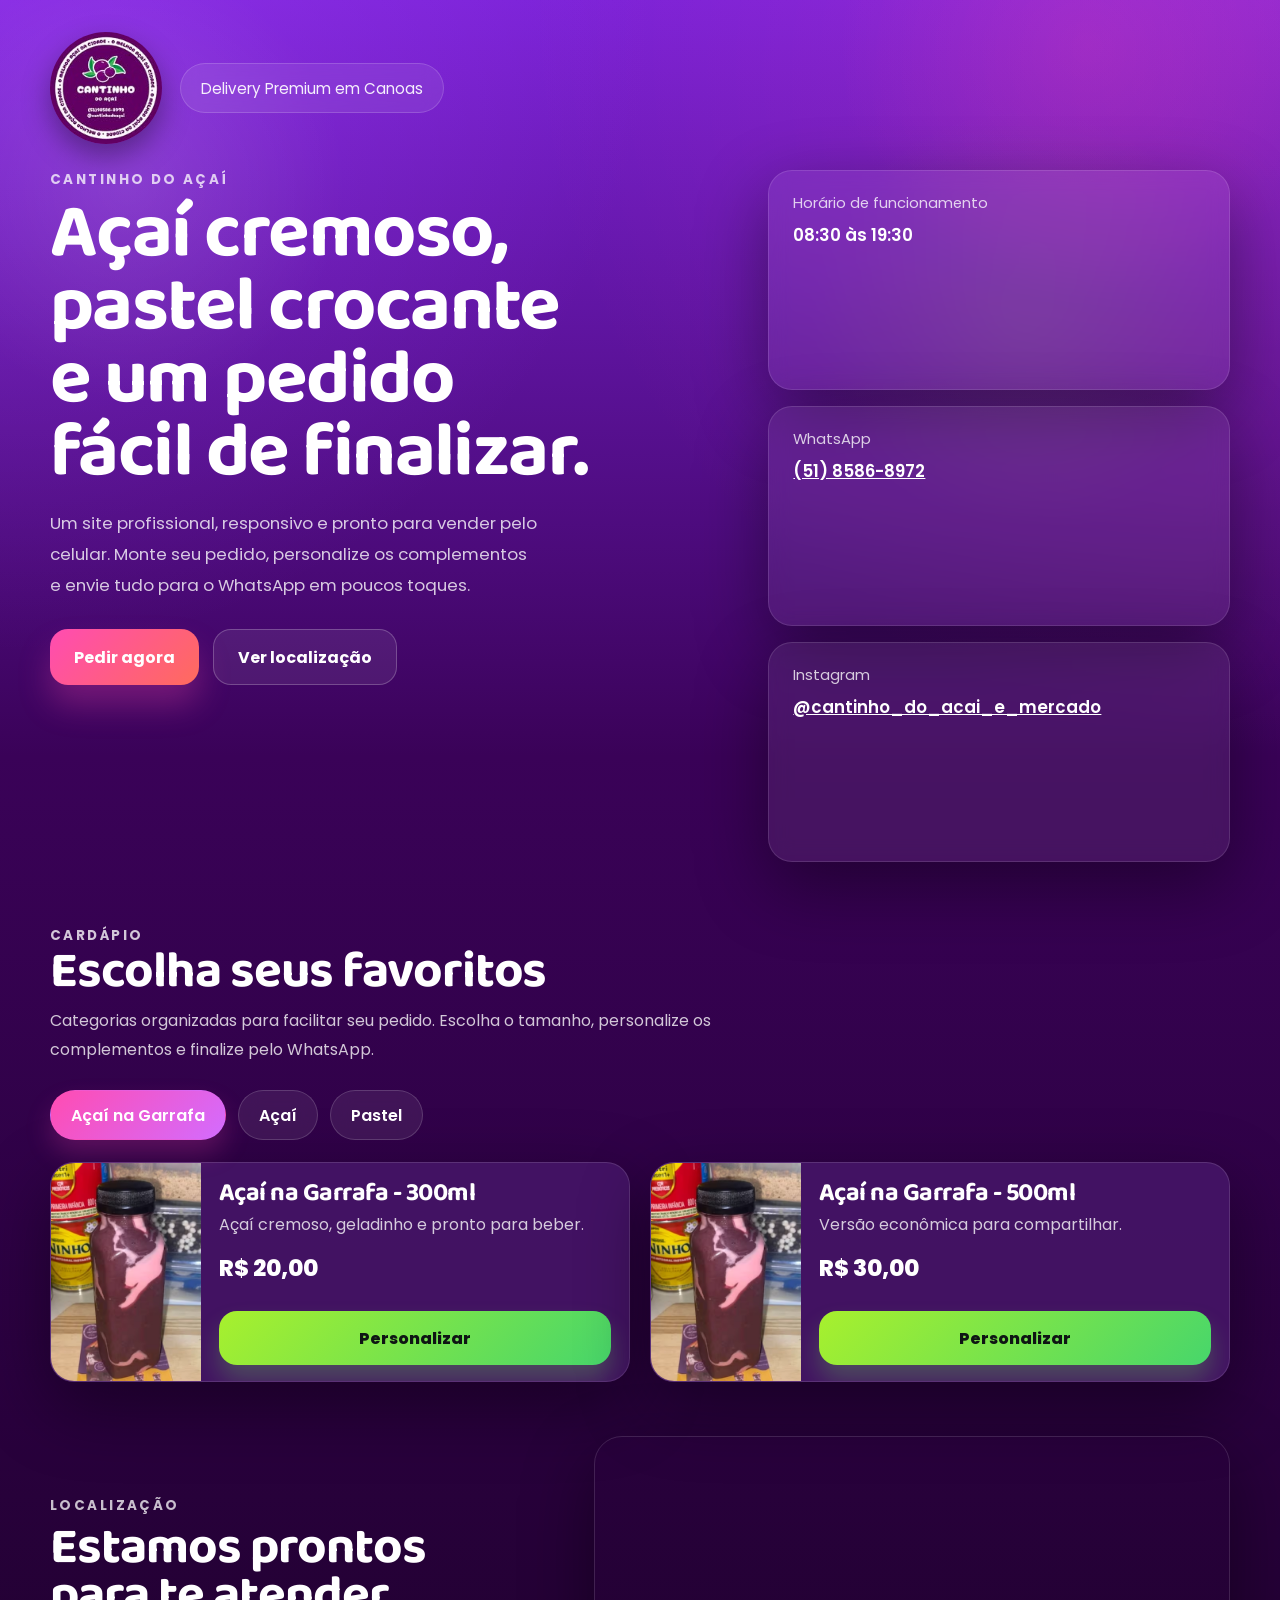
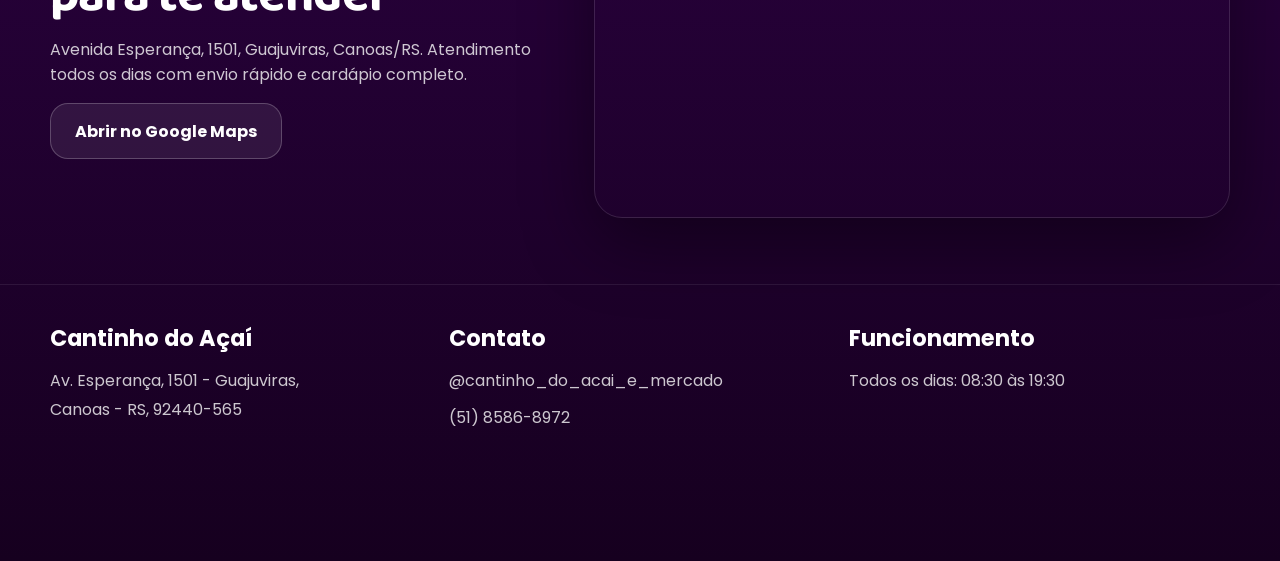
<file: index.html>
<!DOCTYPE html>
<html lang="pt-BR">
  <head>
    <meta charset="UTF-8" />
    <meta name="viewport" content="width=device-width, initial-scale=1.0" />
    <title>Cantinho do Açaí | Delivery Premium</title>
    <meta
      name="description"
      content="Cantinho do Açaí - pedido online de açaí e pastel com visual profissional, cardápio interativo, carrinho e envio direto para WhatsApp."
    />
    <link rel="preconnect" href="https://fonts.googleapis.com" />
    <link rel="preconnect" href="https://fonts.gstatic.com" crossorigin />
    <link
      href="https://fonts.googleapis.com/css2?family=Baloo+2:wght@600;700;800&family=Poppins:wght@300;400;500;600;700;800&display=swap"
      rel="stylesheet"
    />
    <link rel="stylesheet" href="styles.css" />
  </head>
  <body>
    <div class="site-shell">
      <header class="hero">
        <div class="hero__glow"></div>
        <div class="hero__content container">
          <div class="hero__top">
            <img src="logo.png" alt="Logo Cantinho do Açaí" class="hero__logo" />
            <span class="hero__badge">Delivery Premium em Canoas</span>
          </div>

          <div class="hero__grid">
            <div class="hero__copy">
              <p class="eyebrow">Cantinho do Açaí</p>
              <h1>Açaí cremoso, pastel crocante e um pedido fácil de finalizar.</h1>
              <p class="hero__text">
                Um site profissional, responsivo e pronto para vender pelo celular. Monte seu pedido,
                personalize os complementos e envie tudo para o WhatsApp em poucos toques.
              </p>

              <div class="hero__actions">
                <a href="#cardapio" class="btn btn--primary">Pedir agora</a>
                <a href="#localizacao" class="btn btn--ghost">Ver localização</a>
              </div>
            </div>

            <aside class="hero__info">
              <article class="info-card">
                <span class="info-card__label">Horário de funcionamento</span>
                <strong>08:30 às 19:30</strong>
              </article>
              <article class="info-card">
                <span class="info-card__label">WhatsApp</span>
                <a href="https://wa.me/555185868972" target="_blank" rel="noreferrer">(51) 8586-8972</a>
              </article>
              <article class="info-card">
                <span class="info-card__label">Instagram</span>
                <a href="https://instagram.com/cantinho_do_acai_e_mercado" target="_blank" rel="noreferrer">@cantinho_do_acai_e_mercado</a>
              </article>
            </aside>
          </div>
        </div>
      </header>

      <main>
        <section class="section section--menu" id="cardapio">
          <div class="container">
            <div class="section__heading">
              <p class="eyebrow">Cardápio</p>
              <h2>Escolha seus favoritos</h2>
              <p>
                Categorias organizadas para facilitar seu pedido. Escolha o tamanho, personalize os
                complementos e finalize pelo WhatsApp.
              </p>
            </div>

            <div class="tabs" id="tabs"></div>
            <div class="products-grid" id="products"></div>
          </div>
        </section>

        <section class="section" id="localizacao">
          <div class="container location-grid">
            <div>
              <p class="eyebrow">Localização</p>
              <h2>Estamos prontos para te atender</h2>
              <p class="location-copy">
                Avenida Esperança, 1501, Guajuviras, Canoas/RS. Atendimento todos os dias com envio
                rápido e cardápio completo.
              </p>
              <div class="location-actions">
                <a
                  class="btn btn--ghost"
                  href="https://www.google.com/maps/search/?api=1&query=Avenida+Esperan%C3%A7a,+1501,+Guajuviras,+Canoas,+RS"
                  target="_blank"
                  rel="noreferrer"
                >
                  Abrir no Google Maps
                </a>
              </div>
            </div>
            <div class="map-card">
              <iframe
                title="Mapa Cantinho do Açaí"
                loading="lazy"
                allowfullscreen
                referrerpolicy="no-referrer-when-downgrade"
                src="https://www.google.com/maps?q=Avenida%20Esperan%C3%A7a%2C%201501%2C%20Guajuviras%2C%20Canoas%2C%20RS&output=embed"
              ></iframe>
            </div>
          </div>
        </section>
      </main>

      <footer class="footer">
        <div class="container footer__grid">
          <div>
            <h3>Cantinho do Açaí</h3>
            <p>Av. Esperança, 1501 - Guajuviras, Canoas - RS, 92440-565</p>
          </div>
          <div>
            <h4>Contato</h4>
            <p>@cantinho_do_acai_e_mercado</p>
            <p>(51) 8586-8972</p>
          </div>
          <div>
            <h4>Funcionamento</h4>
            <p>Todos os dias: <span class="js-store-hours">08:30 às 19:30</span></p>
          </div>
        </div>
      </footer>
    </div>

    <div class="drawer" id="customizerDrawer" aria-hidden="true">
      <div class="drawer__backdrop" data-close-drawer></div>
      <div class="drawer__panel">
        <button class="drawer__close" type="button" data-close-drawer aria-label="Fechar modal">×</button>
        <div id="customizerContent"></div>
      </div>
    </div>

    <div class="drawer" id="checkoutDrawer" aria-hidden="true">
      <div class="drawer__backdrop" data-close-checkout></div>
      <div class="drawer__panel drawer__panel--checkout">
        <button class="drawer__close" type="button" data-close-checkout aria-label="Fechar checkout">×</button>
        <div class="checkout-layout">
          <div>
            <div class="drawer__header">
              <p class="eyebrow">Finalizar pedido</p>
              <h2>Enviar para WhatsApp</h2>
            </div>

            <form id="checkoutForm" class="checkout-form">
              <div class="field-grid field-grid--2">
                <label class="field">
                  <span>Nome do cliente*</span>
                  <input type="text" name="nome" required />
                </label>
                <label class="field">
                  <span>Telefone*</span>
                  <input type="tel" name="telefone" required />
                </label>
              </div>

              <div class="field-grid field-grid--2">
                <label class="field field--full">
                  <span>Endereço completo*</span>
                  <input type="text" name="endereco" required />
                </label>
                <label class="field">
                  <span>Número*</span>
                  <input type="text" name="numero" required />
                </label>
              </div>

              <div class="field-grid field-grid--3">
                <label class="field">
                  <span>Complemento</span>
                  <input type="text" name="complemento" />
                </label>
                <label class="field">
                  <span>Bairro*</span>
                  <input type="text" name="bairro" required />
                </label>
                <label class="field">
                  <span>Referência</span>
                  <input type="text" name="referencia" />
                </label>
              </div>

              <div class="field-grid field-grid--2">
                <label class="field">
                  <span>Forma de pagamento*</span>
                  <select name="pagamento" required>
                    <option value="">Selecione</option>
                    <option>Pix</option>
                    <option>Dinheiro</option>
                    <option>Cartão na entrega</option>
                    <option>Cartão online</option>
                  </select>
                </label>
                <label class="field">
                  <span>Troco para</span>
                  <input type="text" name="troco" placeholder="Ex: 50,00" />
                </label>
              </div>

              <label class="field">
                <span>Observações do pedido</span>
                <textarea name="observacoes" rows="4"></textarea>
              </label>
            </form>
          </div>

          <aside class="checkout-summary" id="checkoutSummary"></aside>
        </div>

        <div class="drawer__footer checkout-footer">
          <button class="btn btn--ghost" type="button" data-close-checkout>Voltar</button>
          <button class="btn btn--primary" type="submit" form="checkoutForm">Enviar para WhatsApp</button>
        </div>
      </div>
    </div>

    <div class="cart-bar" id="cartBar" hidden>
      <button class="cart-bar__button" type="button" id="openCheckoutBtn">
        <div>
          <span class="cart-bar__label">Seu carrinho</span>
          <strong id="cartBarText">0 item · R$ 0,00</strong>
        </div>
        <span class="cart-bar__cta">Finalizar</span>
      </button>
    </div>

    <div class="toast" id="toast"></div>

    <script src="script.js"></script>
  </body>
</html>
</file>
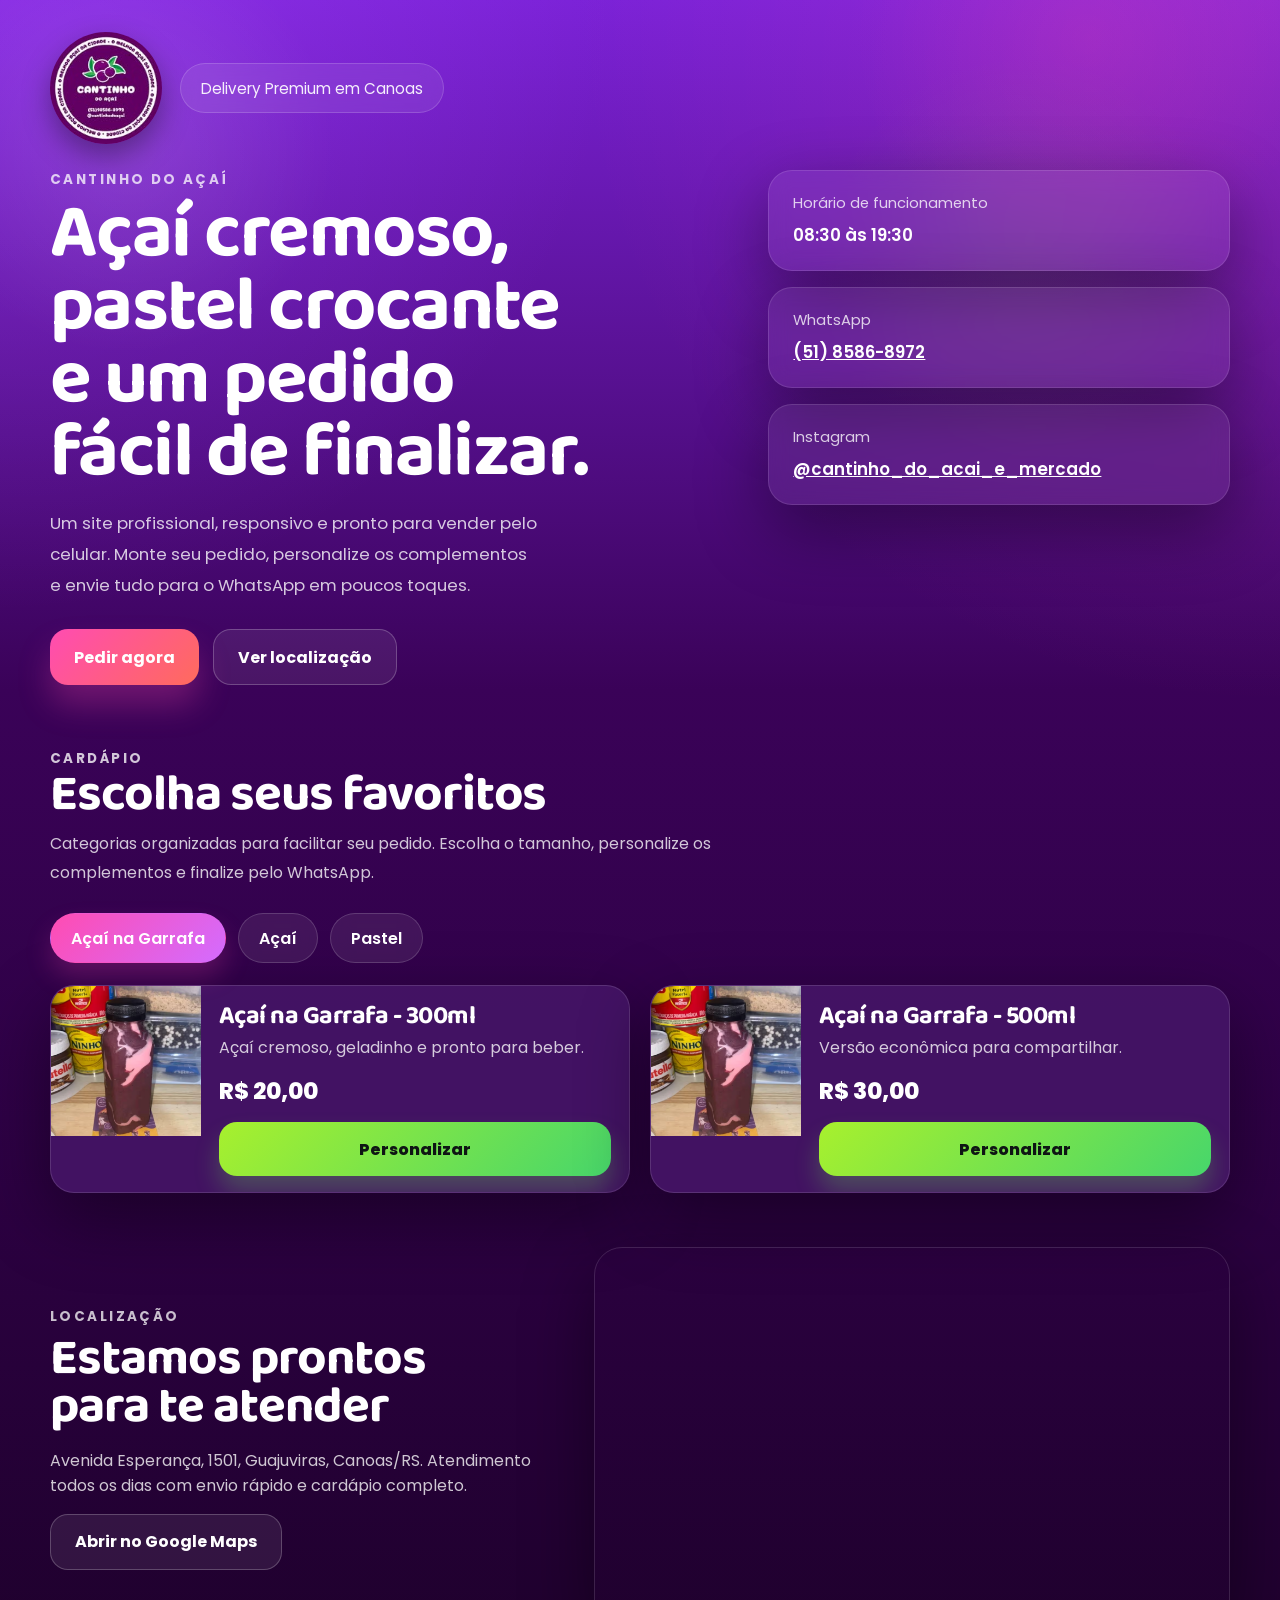
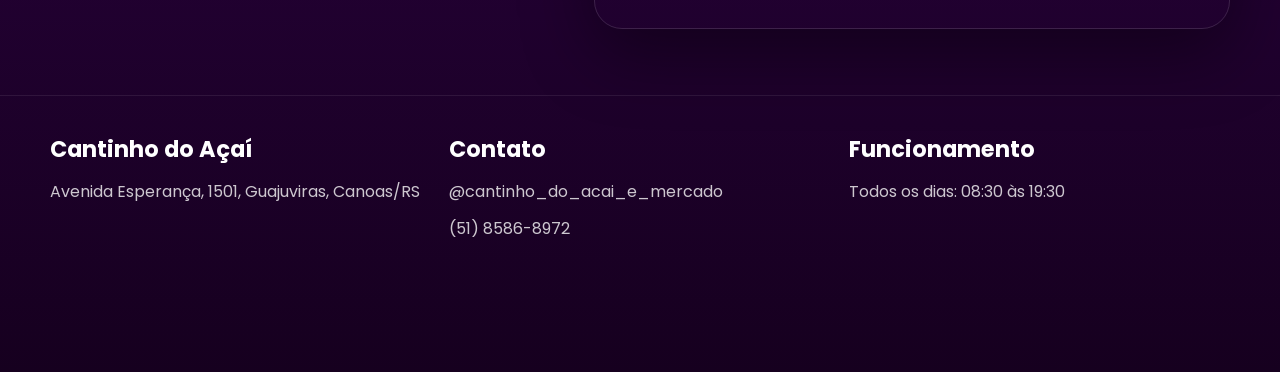
<file: cantinho-do-acai-html/index.html>
<!DOCTYPE html>
<html lang="pt-BR">
  <head>
    <meta charset="UTF-8" />
    <meta name="viewport" content="width=device-width, initial-scale=1.0" />
    <title>Cantinho do Açaí | Delivery Premium</title>
    <meta
      name="description"
      content="Cantinho do Açaí - pedido online de açaí e pastel com visual profissional, cardápio interativo, carrinho e envio direto para WhatsApp."
    />
    <link rel="preconnect" href="https://fonts.googleapis.com" />
    <link rel="preconnect" href="https://fonts.gstatic.com" crossorigin />
    <link
      href="https://fonts.googleapis.com/css2?family=Baloo+2:wght@600;700;800&family=Poppins:wght@300;400;500;600;700;800&display=swap"
      rel="stylesheet"
    />
    <link rel="stylesheet" href="styles.css" />
  </head>
  <body>
    <div class="site-shell">
      <header class="hero">
        <div class="hero__glow"></div>
        <div class="hero__content container">
          <div class="hero__top">
            <img src="logo.png" alt="Logo Cantinho do Açaí" class="hero__logo" />
            <span class="hero__badge">Delivery Premium em Canoas</span>
          </div>

          <div class="hero__grid">
            <div class="hero__copy">
              <p class="eyebrow">Cantinho do Açaí</p>
              <h1>Açaí cremoso, pastel crocante e um pedido fácil de finalizar.</h1>
              <p class="hero__text">
                Um site profissional, responsivo e pronto para vender pelo celular. Monte seu pedido,
                personalize os complementos e envie tudo para o WhatsApp em poucos toques.
              </p>

              <div class="hero__actions">
                <a href="#cardapio" class="btn btn--primary">Pedir agora</a>
                <a href="#localizacao" class="btn btn--ghost">Ver localização</a>
              </div>
            </div>

            <aside class="hero__info">
              <article class="info-card">
                <span class="info-card__label">Horário de funcionamento</span>
                <strong class="js-store-hours">08:30 às 19:30</strong>
              </article>
              <article class="info-card">
                <span class="info-card__label">WhatsApp</span>
                <a href="https://wa.me/555185868972" target="_blank" rel="noreferrer">(51) 8586-8972</a>
              </article>
              <article class="info-card">
                <span class="info-card__label">Instagram</span>
                <a href="https://instagram.com/cantinho_do_acai_e_mercado" target="_blank" rel="noreferrer">@cantinho_do_acai_e_mercado</a>
              </article>
            </aside>
          </div>
        </div>
      </header>

      <main>
        <section class="section section--menu" id="cardapio">
          <div class="container">
            <div class="section__heading">
              <p class="eyebrow">Cardápio</p>
              <h2>Escolha seus favoritos</h2>
              <p>
                Categorias organizadas para facilitar seu pedido. Escolha o tamanho, personalize os
                complementos e finalize pelo WhatsApp.
              </p>
            </div>

            <div class="tabs" id="tabs"></div>
            <div class="products-grid" id="products"></div>
          </div>
        </section>

        <section class="section" id="localizacao">
          <div class="container location-grid">
            <div>
              <p class="eyebrow">Localização</p>
              <h2>Estamos prontos para te atender</h2>
              <p class="location-copy">
                Avenida Esperança, 1501, Guajuviras, Canoas/RS. Atendimento todos os dias com envio
                rápido e cardápio completo.
              </p>
              <div class="location-actions">
                <a
                  class="btn btn--ghost"
                  href="https://www.google.com/maps/search/?api=1&query=Avenida+Esperan%C3%A7a,+1501,+Guajuviras,+Canoas,+RS"
                  target="_blank"
                  rel="noreferrer"
                >
                  Abrir no Google Maps
                </a>
              </div>
            </div>
            <div class="map-card">
              <iframe
                title="Mapa Cantinho do Açaí"
                loading="lazy"
                allowfullscreen
                referrerpolicy="no-referrer-when-downgrade"
                src="https://www.google.com/maps?q=Avenida%20Esperan%C3%A7a%2C%201501%2C%20Guajuviras%2C%20Canoas%2C%20RS&output=embed"
              ></iframe>
            </div>
          </div>
        </section>
      </main>

      <footer class="footer">
        <div class="container footer__grid">
          <div>
            <h3>Cantinho do Açaí</h3>
            <p>Avenida Esperança, 1501, Guajuviras, Canoas/RS</p>
          </div>
          <div>
            <h4>Contato</h4>
            <p>@cantinho_do_acai_e_mercado</p>
            <p>(51) 8586-8972</p>
          </div>
          <div>
            <h4>Funcionamento</h4>
            <p>Todos os dias: <span class="js-store-hours">08:30 às 19:30</span></p>
          </div>
        </div>
      </footer>
    </div>

    <div class="drawer" id="customizerDrawer" aria-hidden="true">
      <div class="drawer__backdrop" data-close-drawer></div>
      <div class="drawer__panel">
        <button class="drawer__close" type="button" data-close-drawer aria-label="Fechar modal">×</button>
        <div id="customizerContent"></div>
      </div>
    </div>

    <div class="drawer" id="checkoutDrawer" aria-hidden="true">
      <div class="drawer__backdrop" data-close-checkout></div>
      <div class="drawer__panel drawer__panel--checkout">
        <button class="drawer__close" type="button" data-close-checkout aria-label="Fechar checkout">×</button>
        <div class="checkout-layout">
          <div>
            <div class="drawer__header">
              <p class="eyebrow">Finalizar pedido</p>
              <h2>Enviar para WhatsApp</h2>
            </div>

            <form id="checkoutForm" class="checkout-form">
              <div class="field-grid field-grid--2">
                <label class="field">
                  <span>Nome do cliente*</span>
                  <input type="text" name="nome" required />
                </label>
                <label class="field">
                  <span>Telefone*</span>
                  <input type="tel" name="telefone" required />
                </label>
              </div>

              <div class="field-grid field-grid--2">
                <label class="field field--full">
                  <span>Endereço completo*</span>
                  <input type="text" name="endereco" required />
                </label>
                <label class="field">
                  <span>Número*</span>
                  <input type="text" name="numero" required />
                </label>
              </div>

              <div class="field-grid field-grid--3">
                <label class="field">
                  <span>Complemento</span>
                  <input type="text" name="complemento" />
                </label>
                <label class="field">
                  <span>Bairro*</span>
                  <input type="text" name="bairro" required />
                </label>
                <label class="field">
                  <span>Referência</span>
                  <input type="text" name="referencia" />
                </label>
              </div>

              <div class="field-grid field-grid--2">
                <label class="field">
                  <span>Forma de pagamento*</span>
                  <select name="pagamento" required>
                    <option value="Pix" selected>Pix</option>
                  </select>
                </label>
                <div class="pix-notice">
                  <strong>Pague para este Pix</strong>
                  <span>58137537000188</span>
                </div>
              </div>

              <label class="field">
                <span>Observações do pedido</span>
                <textarea name="observacoes" rows="4"></textarea>
              </label>
            </form>
          </div>

          <aside class="checkout-summary" id="checkoutSummary"></aside>
        </div>

        <div class="drawer__footer checkout-footer">
          <button class="btn btn--ghost" type="button" data-close-checkout>Voltar</button>
          <button class="btn btn--primary" type="submit" form="checkoutForm">Enviar para WhatsApp</button>
        </div>
      </div>
    </div>

    <div class="cart-bar" id="cartBar" hidden>
      <button class="cart-bar__button" type="button" id="openCheckoutBtn">
        <div>
          <span class="cart-bar__label">Seu carrinho</span>
          <strong id="cartBarText">0 item · R$ 0,00</strong>
        </div>
        <span class="cart-bar__cta">Finalizar</span>
      </button>
    </div>

    <div class="toast" id="toast"></div>

    <script src="script.js"></script>
  </body>
</html>
</file>
<file: styles.css>
:root {
  --bg: #14001f;
  --bg-2: #220133;
  --card: rgba(118, 60, 156, 0.38);
  --card-strong: rgba(85, 39, 119, 0.92);
  --stroke: rgba(255, 255, 255, 0.14);
  --text: #ffffff;
  --muted: rgba(255, 255, 255, 0.78);
  --pink: linear-gradient(135deg, #ff4cb2 0%, #ff6b5c 100%);
  --green: linear-gradient(135deg, #a8f02d 0%, #47d66b 100%);
  --purple: linear-gradient(180deg, #8128d1 0%, #3f005f 100%);
  --shadow: 0 24px 70px rgba(0, 0, 0, 0.4);
  --radius: 24px;
  --radius-sm: 16px;
  --container: 1180px;
}

* {
  box-sizing: border-box;
}

html {
  scroll-behavior: smooth;
}

body {
  margin: 0;
  font-family: "Poppins", sans-serif;
  color: var(--text);
  background:
    radial-gradient(circle at top left, rgba(170, 74, 255, 0.35), transparent 26%),
    radial-gradient(circle at top right, rgba(255, 76, 178, 0.2), transparent 30%),
    linear-gradient(180deg, #7b22d7 0%, #3a0258 35%, #16001f 100%);
  min-height: 100vh;
}

img {
  max-width: 100%;
  display: block;
}

a {
  color: inherit;
}

button,
input,
select,
textarea {
  font: inherit;
}

button {
  border: 0;
  cursor: pointer;
}

.site-shell {
  overflow: hidden;
}

.container {
  width: min(var(--container), calc(100% - 32px));
  margin: 0 auto;
}

.hero {
  position: relative;
  padding: 32px 0 52px;
}

.hero__glow {
  position: absolute;
  inset: 0;
  background:
    radial-gradient(circle at 10% 20%, rgba(255, 255, 255, 0.11), transparent 16%),
    radial-gradient(circle at 85% 5%, rgba(255, 72, 171, 0.18), transparent 18%),
    radial-gradient(circle at 80% 35%, rgba(136, 255, 45, 0.08), transparent 18%);
  pointer-events: none;
}

.hero__content {
  position: relative;
  z-index: 1;
}

.hero__top {
  display: flex;
  align-items: center;
  gap: 18px;
  margin-bottom: 26px;
}

.hero__logo {
  width: 112px;
  height: 112px;
  object-fit: cover;
  border-radius: 999px;
  box-shadow: 0 12px 28px rgba(0, 0, 0, 0.35);
}

.hero__badge,
.tab,
.choice-chip,
.product-tag {
  display: inline-flex;
  align-items: center;
  justify-content: center;
  border: 1px solid rgba(255, 255, 255, 0.16);
  background: rgba(255, 255, 255, 0.08);
  backdrop-filter: blur(10px);
}

.hero__badge {
  min-height: 50px;
  padding: 0 20px;
  border-radius: 999px;
  font-size: 0.95rem;
  color: rgba(255, 255, 255, 0.92);
}

.hero__grid {
  display: grid;
  grid-template-columns: 1.2fr 0.8fr;
  gap: 26px;
  align-items: start;
}

.hero__copy h1,
.section h2,
.drawer__header h2,
.checkout-summary h3,
.hero__copy p,
.hero__text,
.location-copy,
.footer p,
.field span,
.summary-line,
.modal-section p,
.choice-chip,
.info-card,
.product-card p,
.checkout-summary li,
.tab,
.checkout-summary strong,
.checkout-summary span,
.cart-bar,
.footer h3,
.footer h4 {
  text-wrap: balance;
}

.eyebrow {
  margin: 0 0 8px;
  text-transform: uppercase;
  letter-spacing: 0.18em;
  font-size: 0.84rem;
  font-weight: 700;
  color: rgba(255, 255, 255, 0.75);
}

.hero__copy h1,
.section h2,
.drawer__header h2,
.checkout-summary h3,
.product-card h3,
.modal-title {
  margin: 0;
  font-family: "Baloo 2", system-ui, sans-serif;
  line-height: 0.95;
  letter-spacing: -0.02em;
}

.hero__copy h1 {
  font-size: clamp(2.9rem, 6vw, 5.5rem);
  margin-bottom: 18px;
}

.hero__text,
.section__heading p,
.location-copy,
.product-card p,
.checkout-summary p,
.info-card span,
.footer p,
.field span,
.checkout-summary li {
  color: var(--muted);
}

.hero__text {
  max-width: 720px;
  font-size: 1.05rem;
  line-height: 1.85;
  margin: 0;
}

.hero__actions,
.location-actions,
.drawer__footer,
.checkout-footer {
  display: flex;
  gap: 14px;
  flex-wrap: wrap;
}

.hero__actions {
  margin-top: 28px;
}

.btn {
  min-height: 56px;
  padding: 0 24px;
  border-radius: 18px;
  display: inline-flex;
  align-items: center;
  justify-content: center;
  gap: 10px;
  font-weight: 700;
  text-decoration: none;
  transition: transform 0.18s ease, box-shadow 0.18s ease, border-color 0.18s ease;
}

.btn:hover {
  transform: translateY(-2px);
}

.btn--primary {
  background: var(--pink);
  color: #fff;
  box-shadow: 0 20px 32px rgba(255, 77, 173, 0.28);
}

.btn--ghost {
  color: #fff;
  border: 1px solid rgba(255, 255, 255, 0.22);
  background: rgba(255, 255, 255, 0.08);
}

.hero__info {
  display: grid;
  gap: 16px;
}

.info-card {
  padding: 22px 24px;
  border-radius: var(--radius);
  background: rgba(255, 255, 255, 0.07);
  border: 1px solid rgba(255, 255, 255, 0.12);
  backdrop-filter: blur(10px);
  box-shadow: var(--shadow);
  min-height: 220px;
}

.info-card__label {
  display: block;
  font-size: 0.92rem;
  margin-bottom: 8px;
}

.info-card strong,
.info-card a {
  font-weight: 600;
  font-size: 1.05rem;
}

.section {
  padding: 20px 0 34px;
}

.section--menu {
  padding-top: 10px;
}

.section__heading {
  max-width: 760px;
  margin-bottom: 26px;
}

.section h2,
.drawer__header h2,
.checkout-summary h3 {
  font-size: clamp(2rem, 4vw, 3.4rem);
  margin-bottom: 10px;
}

.section__heading p {
  margin: 0;
  line-height: 1.8;
}

.tabs {
  display: flex;
  flex-wrap: wrap;
  gap: 12px;
  margin-bottom: 22px;
}

.tab {
  min-height: 50px;
  padding: 0 20px;
  border-radius: 999px;
  color: #fff;
  font-weight: 600;
  transition: background 0.18s ease, transform 0.18s ease, border-color 0.18s ease;
}

.tab:hover {
  transform: translateY(-2px);
}

.tab.is-active {
  background: linear-gradient(135deg, #ff4cb2 0%, #d36cff 100%);
  border-color: transparent;
  box-shadow: 0 14px 26px rgba(255, 73, 176, 0.22);
}

.products-grid {
  display: grid;
  grid-template-columns: repeat(2, minmax(0, 1fr));
  gap: 20px;
}

.product-card {
  display: grid;
  grid-template-columns: 150px 1fr;
  gap: 0;
  border: 1px solid rgba(255, 255, 255, 0.13);
  border-radius: 24px;
  overflow: hidden;
  background: rgba(69, 20, 103, 0.9);
  box-shadow: var(--shadow);
  min-height: 220px;
}

.product-card__image {
  width: 100%;
  height: 100%;
  min-height: 100%;
  display: block;
  object-fit: cover;
  object-position: center;
}

.product-card__body {
  padding: 18px 18px 16px;
  display: flex;
  flex-direction: column;
}

.product-card h3 {
  font-size: clamp(1.45rem, 2vw, 2rem);
  margin-bottom: 6px;
}

.product-card p {
  margin: 0 0 14px;
  line-height: 1.6;
}

.product-card__price {
  font-size: 1.45rem;
  font-weight: 800;
  margin-bottom: 14px;
}

.product-card__actions {
  margin-top: auto;
}

.product-card__btn {
  width: 100%;
  min-height: 54px;
  border-radius: 18px;
  background: var(--green);
  font-weight: 800;
  font-size: 1rem;
  color: #0f1514;
  box-shadow: 0 16px 26px rgba(113, 255, 82, 0.24);
}

.location-grid {
  display: grid;
  grid-template-columns: 0.9fr 1.1fr;
  gap: 24px;
  align-items: center;
}

.map-card {
  border: 1px solid rgba(255, 255, 255, 0.13);
  border-radius: 28px;
  overflow: hidden;
  min-height: 380px;
  box-shadow: var(--shadow);
  min-height: 220px;
}

.map-card iframe {
  display: block;
  width: 100%;
  height: 100%;
  min-height: 380px;
  border: 0;
}

.footer {
  padding: 36px 0 120px;
  border-top: 1px solid rgba(255, 255, 255, 0.08);
  margin-top: 32px;
}

.footer__grid {
  display: grid;
  grid-template-columns: repeat(3, minmax(0, 1fr));
  gap: 18px;
}

.footer h3,
.footer h4 {
  margin: 0 0 12px;
  font-size: 1.4rem;
}

.footer p {
  margin: 0 0 8px;
  line-height: 1.8;
}

.drawer {
  position: fixed;
  inset: 0;
  z-index: 40;
  display: none;
}

.drawer.is-open {
  display: block;
}

.drawer__backdrop {
  position: absolute;
  inset: 0;
  background: rgba(8, 1, 14, 0.72);
  backdrop-filter: blur(10px);
}

.drawer__panel {
  position: absolute;
  right: 0;
  top: 0;
  height: 100%;
  width: min(680px, 100%);
  background: linear-gradient(180deg, #35104f 0%, #240137 100%);
  border-left: 1px solid rgba(255, 255, 255, 0.12);
  box-shadow: -30px 0 80px rgba(0, 0, 0, 0.42);
  display: flex;
  flex-direction: column;
}

.drawer__panel--checkout {
  width: min(1040px, 100%);
}

.drawer__close {
  position: absolute;
  top: 18px;
  right: 18px;
  width: 44px;
  height: 44px;
  border-radius: 14px;
  background: rgba(255, 255, 255, 0.12);
  color: #fff;
  font-size: 1.4rem;
  z-index: 2;
}

.drawer__header {
  padding: 28px 28px 16px;
  border-bottom: 1px solid rgba(255, 255, 255, 0.1);
}

.drawer__body,
#customizerContent {
  display: flex;
  flex-direction: column;
  min-height: 0;
  height: 100%;
}

.customizer-scroll {
  padding: 24px 28px 24px;
  overflow: auto;
}

.modal-title {
  font-size: clamp(2rem, 3vw, 3.2rem);
}

.modal-subtitle {
  margin: 8px 0 0;
  color: var(--muted);
  line-height: 1.7;
}

.modal-section {
  padding: 28px 0 0;
}

.modal-section h3 {
  margin: 0 0 10px;
  font-family: "Baloo 2", system-ui, sans-serif;
  font-size: 2rem;
  line-height: 1;
}

.modal-section p {
  margin: 0 0 14px;
}

.choice-grid {
  display: grid;
  grid-template-columns: repeat(2, minmax(0, 1fr));
  gap: 10px;
}

.choice-chip {
  min-height: 54px;
  justify-content: flex-start;
  text-align: left;
  padding: 10px 14px;
  border-radius: 16px;
  color: #fff;
  background: rgba(255, 255, 255, 0.08);
  transition: transform 0.18s ease, background 0.18s ease, border-color 0.18s ease;
}

.choice-chip:hover {
  transform: translateY(-2px);
}

.choice-chip.is-selected {
  background: linear-gradient(135deg, rgba(255, 76, 178, 0.45), rgba(211, 108, 255, 0.5));
  border-color: rgba(255, 255, 255, 0.24);
}

.counter-text,
.helper-text {
  margin-top: 10px;
  font-size: 0.95rem;
  color: rgba(255, 255, 255, 0.74);
}

.field,
.summary-card,
.checkout-summary,
.summary-box {
  border: 1px solid rgba(255, 255, 255, 0.12);
  background: rgba(255, 255, 255, 0.04);
}

.field {
  display: flex;
  flex-direction: column;
  gap: 8px;
  border-radius: 18px;
  padding: 14px 16px;
}

.field input,
.field select,
.field textarea {
  width: 100%;
  border-radius: 14px;
  border: 1px solid rgba(255, 255, 255, 0.1);
  background: rgba(255, 255, 255, 0.08);
  color: #fff;
  min-height: 52px;
  padding: 0 14px;
  outline: none;
}

.field textarea {
  min-height: 120px;
  resize: vertical;
  padding: 14px;
}

.field input::placeholder,
.field textarea::placeholder {
  color: rgba(255, 255, 255, 0.45);
}

.summary-card {
  padding: 18px;
  border-radius: 20px;
  margin-top: 26px;
}

.summary-card h4,
.checkout-summary h3,
.checkout-summary h4 {
  margin: 0 0 12px;
  font-family: "Baloo 2", system-ui, sans-serif;
}

.summary-line {
  display: flex;
  justify-content: space-between;
  gap: 12px;
  margin-bottom: 12px;
  color: var(--muted);
}

.summary-line strong {
  color: #fff;
}

.drawer__footer {
  padding: 18px 28px 26px;
  border-top: 1px solid rgba(255, 255, 255, 0.1);
  justify-content: flex-end;
  margin-top: auto;
}

.checkout-layout {
  display: grid;
  grid-template-columns: 1.2fr 0.8fr;
  gap: 24px;
  padding: 28px;
  overflow: auto;
}

.checkout-form {
  display: flex;
  flex-direction: column;
  gap: 16px;
}

.field-grid {
  display: grid;
  gap: 16px;
}

.field-grid--2 {
  grid-template-columns: repeat(2, minmax(0, 1fr));
}

.field-grid--3 {
  grid-template-columns: repeat(3, minmax(0, 1fr));
}

.field--full {
  grid-column: 1 / -1;
}

.checkout-summary {
  position: sticky;
  top: 0;
  align-self: start;
  padding: 22px;
  border-radius: 24px;
}

.checkout-summary ul {
  list-style: disc;
  padding-left: 18px;
  margin: 0 0 16px;
}

.checkout-summary li {
  margin-bottom: 10px;
  line-height: 1.7;
}

.summary-box {
  border-radius: 18px;
  padding: 18px;
}

.checkout-footer {
  justify-content: flex-end;
}

.cart-bar {
  position: fixed;
  left: 50%;
  bottom: 22px;
  transform: translateX(-50%);
  width: min(860px, calc(100% - 24px));
  z-index: 25;
}

.cart-bar__button {
  width: 100%;
  min-height: 78px;
  border-radius: 22px;
  border: 1px solid rgba(255, 255, 255, 0.12);
  background: rgba(30, 2, 46, 0.92);
  backdrop-filter: blur(14px);
  color: #fff;
  display: flex;
  justify-content: space-between;
  align-items: center;
  gap: 20px;
  padding: 0 22px;
  box-shadow: 0 18px 60px rgba(0, 0, 0, 0.38);
}

.cart-bar__label {
  display: block;
  color: rgba(255, 255, 255, 0.72);
  margin-bottom: 4px;
  font-size: 0.95rem;
}

.cart-bar__cta {
  padding: 12px 18px;
  border-radius: 16px;
  background: var(--pink);
  font-weight: 700;
}

.toast {
  position: fixed;
  left: 50%;
  bottom: 112px;
  transform: translateX(-50%) translateY(16px);
  padding: 14px 18px;
  border-radius: 16px;
  background: rgba(17, 4, 28, 0.92);
  color: #fff;
  border: 1px solid rgba(255, 255, 255, 0.12);
  box-shadow: 0 18px 60px rgba(0, 0, 0, 0.38);
  opacity: 0;
  pointer-events: none;
  transition: opacity 0.2s ease, transform 0.2s ease;
  z-index: 60;
}

.toast.is-visible {
  opacity: 1;
  transform: translateX(-50%) translateY(0);
}

@media (max-width: 1024px) {
  .hero__grid,
  .location-grid,
  .checkout-layout,
  .footer__grid,
  .products-grid {
    grid-template-columns: 1fr;
  }

  .products-grid {
    gap: 16px;
  }

  .field-grid--2,
  .field-grid--3 {
    grid-template-columns: 1fr;
  }

  .checkout-summary {
    position: static;
  }
}

@media (max-width: 720px) {
  .container {
    width: min(100% - 20px, 680px);
  }

  .hero {
    padding-top: 18px;
  }

  .hero__top {
    flex-direction: column;
    align-items: flex-start;
    gap: 12px;
    margin-bottom: 20px;
  }

  .hero__logo {
    width: 90px;
    height: 90px;
  }

  .hero__copy h1 {
    font-size: 4rem;
  }

  .hero__text,
  .section__heading p,
  .location-copy {
    font-size: 0.98rem;
    line-height: 1.8;
  }

  .hero__actions,
  .location-actions {
    width: 100%;
  }

  .btn {
    flex: 1 1 0;
  }

  .product-card {
    align-items: stretch;
    grid-template-columns: 118px 1fr;
    border-radius: 20px;
    min-height: 228px;
  }

  .product-card__body {
    padding: 14px;
  }

  .product-card h3 {
    font-size: 1.8rem;
  }

  .tabs {
    overflow: auto;
    padding-bottom: 2px;
    flex-wrap: nowrap;
  }

  .tab {
    white-space: nowrap;
  }

  .drawer__panel,
  .drawer__panel--checkout {
    width: 100%;
  }

  .drawer__header {
    padding: 22px 18px 16px;
  }

  .customizer-scroll,
  .checkout-layout {
    padding: 18px;
  }

  .drawer__footer {
    padding: 14px 18px 20px;
  }

  .choice-grid {
    grid-template-columns: 1fr 1fr;
  }

  .cart-bar {
    width: calc(100% - 16px);
    bottom: 12px;
  }

  .cart-bar__button {
    min-height: 72px;
    padding: 0 16px;
  }
}

@media (max-width: 520px) {
  .hero__copy h1 {
    font-size: 3.2rem;
  }

  .section h2,
  .drawer__header h2,
  .checkout-summary h3 {
    font-size: 2.5rem;
  }

  .product-card {
    align-items: stretch;
    grid-template-columns: 118px 1fr;
    min-height: 220px;
  }

  .choice-grid {
    grid-template-columns: 1fr;
  }

  .drawer__footer .btn,
  .checkout-footer .btn {
    flex: 1;
  }

  .cart-bar__button {
    gap: 14px;
  }

  .cart-bar__cta {
    padding: 10px 14px;
  }
}
</file>
<file: cantinho-do-acai-html/styles.css>
:root {
  --bg: #14001f;
  --bg-2: #220133;
  --card: rgba(118, 60, 156, 0.38);
  --card-strong: rgba(85, 39, 119, 0.92);
  --stroke: rgba(255, 255, 255, 0.14);
  --text: #ffffff;
  --muted: rgba(255, 255, 255, 0.78);
  --pink: linear-gradient(135deg, #ff4cb2 0%, #ff6b5c 100%);
  --green: linear-gradient(135deg, #a8f02d 0%, #47d66b 100%);
  --purple: linear-gradient(180deg, #8128d1 0%, #3f005f 100%);
  --shadow: 0 24px 70px rgba(0, 0, 0, 0.4);
  --radius: 24px;
  --radius-sm: 16px;
  --container: 1180px;
}

* {
  box-sizing: border-box;
}

html {
  scroll-behavior: smooth;
}

body {
  margin: 0;
  font-family: "Poppins", sans-serif;
  color: var(--text);
  background:
    radial-gradient(circle at top left, rgba(170, 74, 255, 0.35), transparent 26%),
    radial-gradient(circle at top right, rgba(255, 76, 178, 0.2), transparent 30%),
    linear-gradient(180deg, #7b22d7 0%, #3a0258 35%, #16001f 100%);
  min-height: 100vh;
}

img {
  max-width: 100%;
  display: block;
}

a {
  color: inherit;
}

button,
input,
select,
textarea {
  font: inherit;
}

button {
  border: 0;
  cursor: pointer;
}

.site-shell {
  overflow: hidden;
}

.container {
  width: min(var(--container), calc(100% - 32px));
  margin: 0 auto;
}

.hero {
  position: relative;
  padding: 32px 0 52px;
}

.hero__glow {
  position: absolute;
  inset: 0;
  background:
    radial-gradient(circle at 10% 20%, rgba(255, 255, 255, 0.11), transparent 16%),
    radial-gradient(circle at 85% 5%, rgba(255, 72, 171, 0.18), transparent 18%),
    radial-gradient(circle at 80% 35%, rgba(136, 255, 45, 0.08), transparent 18%);
  pointer-events: none;
}

.hero__content {
  position: relative;
  z-index: 1;
}

.hero__top {
  display: flex;
  align-items: center;
  gap: 18px;
  margin-bottom: 26px;
}

.hero__logo {
  width: 112px;
  height: 112px;
  object-fit: cover;
  border-radius: 999px;
  box-shadow: 0 12px 28px rgba(0, 0, 0, 0.35);
}

.hero__badge,
.tab,
.choice-chip,
.product-tag {
  display: inline-flex;
  align-items: center;
  justify-content: center;
  border: 1px solid rgba(255, 255, 255, 0.16);
  background: rgba(255, 255, 255, 0.08);
  backdrop-filter: blur(10px);
}

.hero__badge {
  min-height: 50px;
  padding: 0 20px;
  border-radius: 999px;
  font-size: 0.95rem;
  color: rgba(255, 255, 255, 0.92);
}

.hero__grid {
  display: grid;
  grid-template-columns: 1.2fr 0.8fr;
  gap: 26px;
  align-items: start;
}

.hero__copy h1,
.section h2,
.drawer__header h2,
.checkout-summary h3,
.hero__copy p,
.hero__text,
.location-copy,
.footer p,
.field span,
.summary-line,
.modal-section p,
.choice-chip,
.info-card,
.product-card p,
.checkout-summary li,
.tab,
.checkout-summary strong,
.checkout-summary span,
.cart-bar,
.footer h3,
.footer h4 {
  text-wrap: balance;
}

.eyebrow {
  margin: 0 0 8px;
  text-transform: uppercase;
  letter-spacing: 0.18em;
  font-size: 0.84rem;
  font-weight: 700;
  color: rgba(255, 255, 255, 0.75);
}

.hero__copy h1,
.section h2,
.drawer__header h2,
.checkout-summary h3,
.product-card h3,
.modal-title {
  margin: 0;
  font-family: "Baloo 2", system-ui, sans-serif;
  line-height: 0.95;
  letter-spacing: -0.02em;
}

.hero__copy h1 {
  font-size: clamp(2.9rem, 6vw, 5.5rem);
  margin-bottom: 18px;
}

.hero__text,
.section__heading p,
.location-copy,
.product-card p,
.checkout-summary p,
.info-card span,
.footer p,
.field span,
.checkout-summary li {
  color: var(--muted);
}

.hero__text {
  max-width: 720px;
  font-size: 1.05rem;
  line-height: 1.85;
  margin: 0;
}

.hero__actions,
.location-actions,
.drawer__footer,
.checkout-footer {
  display: flex;
  gap: 14px;
  flex-wrap: wrap;
}

.hero__actions {
  margin-top: 28px;
}

.btn {
  min-height: 56px;
  padding: 0 24px;
  border-radius: 18px;
  display: inline-flex;
  align-items: center;
  justify-content: center;
  gap: 10px;
  font-weight: 700;
  text-decoration: none;
  transition: transform 0.18s ease, box-shadow 0.18s ease, border-color 0.18s ease;
}

.btn:hover {
  transform: translateY(-2px);
}

.btn--primary {
  background: var(--pink);
  color: #fff;
  box-shadow: 0 20px 32px rgba(255, 77, 173, 0.28);
}

.btn--ghost {
  color: #fff;
  border: 1px solid rgba(255, 255, 255, 0.22);
  background: rgba(255, 255, 255, 0.08);
}

.hero__info {
  display: grid;
  gap: 16px;
}

.info-card {
  padding: 22px 24px;
  border-radius: var(--radius);
  background: rgba(255, 255, 255, 0.07);
  border: 1px solid rgba(255, 255, 255, 0.12);
  backdrop-filter: blur(10px);
  box-shadow: var(--shadow);
}

.info-card__label {
  display: block;
  font-size: 0.92rem;
  margin-bottom: 8px;
}

.info-card strong,
.info-card a {
  font-weight: 600;
  font-size: 1.05rem;
}

.section {
  padding: 20px 0 34px;
}

.section--menu {
  padding-top: 10px;
}

.section__heading {
  max-width: 760px;
  margin-bottom: 26px;
}

.section h2,
.drawer__header h2,
.checkout-summary h3 {
  font-size: clamp(2rem, 4vw, 3.4rem);
  margin-bottom: 10px;
}

.section__heading p {
  margin: 0;
  line-height: 1.8;
}

.tabs {
  display: flex;
  flex-wrap: wrap;
  gap: 12px;
  margin-bottom: 22px;
}

.tab {
  min-height: 50px;
  padding: 0 20px;
  border-radius: 999px;
  color: #fff;
  font-weight: 600;
  transition: background 0.18s ease, transform 0.18s ease, border-color 0.18s ease;
}

.tab:hover {
  transform: translateY(-2px);
}

.tab.is-active {
  background: linear-gradient(135deg, #ff4cb2 0%, #d36cff 100%);
  border-color: transparent;
  box-shadow: 0 14px 26px rgba(255, 73, 176, 0.22);
}

.products-grid {
  display: grid;
  grid-template-columns: repeat(2, minmax(0, 1fr));
  gap: 20px;
}

.product-card {
  display: grid;
  grid-template-columns: 150px 1fr;
  gap: 0;
  border: 1px solid rgba(255, 255, 255, 0.13);
  border-radius: 24px;
  overflow: hidden;
  background: rgba(69, 20, 103, 0.9);
  box-shadow: var(--shadow);
}

.product-card__image {
  aspect-ratio: 1 / 1;
  width: 100%;
  object-fit: cover;
}

.product-card__body {
  padding: 18px 18px 16px;
  display: flex;
  flex-direction: column;
}

.product-card h3 {
  font-size: clamp(1.45rem, 2vw, 2rem);
  margin-bottom: 6px;
}

.product-card p {
  margin: 0 0 14px;
  line-height: 1.6;
}

.product-card__price {
  font-size: 1.45rem;
  font-weight: 800;
  margin-bottom: 14px;
}

.product-card__actions {
  margin-top: auto;
}

.product-card__btn {
  width: 100%;
  min-height: 54px;
  border-radius: 18px;
  background: var(--green);
  font-weight: 800;
  font-size: 1rem;
  color: #0f1514;
  box-shadow: 0 16px 26px rgba(113, 255, 82, 0.24);
}

.location-grid {
  display: grid;
  grid-template-columns: 0.9fr 1.1fr;
  gap: 24px;
  align-items: center;
}

.map-card {
  border: 1px solid rgba(255, 255, 255, 0.13);
  border-radius: 28px;
  overflow: hidden;
  min-height: 380px;
  box-shadow: var(--shadow);
}

.map-card iframe {
  display: block;
  width: 100%;
  height: 100%;
  min-height: 380px;
  border: 0;
}

.footer {
  padding: 36px 0 120px;
  border-top: 1px solid rgba(255, 255, 255, 0.08);
  margin-top: 32px;
}

.footer__grid {
  display: grid;
  grid-template-columns: repeat(3, minmax(0, 1fr));
  gap: 18px;
}

.footer h3,
.footer h4 {
  margin: 0 0 12px;
  font-size: 1.4rem;
}

.footer p {
  margin: 0 0 8px;
  line-height: 1.8;
}

.drawer {
  position: fixed;
  inset: 0;
  z-index: 40;
  display: none;
}

.drawer.is-open {
  display: block;
}

.drawer__backdrop {
  position: absolute;
  inset: 0;
  background: rgba(8, 1, 14, 0.72);
  backdrop-filter: blur(10px);
}

.drawer__panel {
  position: absolute;
  right: 0;
  top: 0;
  height: 100%;
  width: min(680px, 100%);
  background: linear-gradient(180deg, #35104f 0%, #240137 100%);
  border-left: 1px solid rgba(255, 255, 255, 0.12);
  box-shadow: -30px 0 80px rgba(0, 0, 0, 0.42);
  display: flex;
  flex-direction: column;
}

.drawer__panel--checkout {
  width: min(1040px, 100%);
}

.drawer__close {
  position: absolute;
  top: 18px;
  right: 18px;
  width: 44px;
  height: 44px;
  border-radius: 14px;
  background: rgba(255, 255, 255, 0.12);
  color: #fff;
  font-size: 1.4rem;
  z-index: 2;
}

.drawer__header {
  padding: 28px 28px 16px;
  border-bottom: 1px solid rgba(255, 255, 255, 0.1);
}

.drawer__body,
#customizerContent {
  display: flex;
  flex-direction: column;
  min-height: 0;
  height: 100%;
}

.customizer-scroll {
  padding: 24px 28px 24px;
  overflow: auto;
}

.modal-title {
  font-size: clamp(2rem, 3vw, 3.2rem);
}

.modal-subtitle {
  margin: 8px 0 0;
  color: var(--muted);
  line-height: 1.7;
}

.modal-section {
  padding: 28px 0 0;
}

.modal-section h3 {
  margin: 0 0 10px;
  font-family: "Baloo 2", system-ui, sans-serif;
  font-size: 2rem;
  line-height: 1;
}

.modal-section p {
  margin: 0 0 14px;
}

.choice-grid {
  display: grid;
  grid-template-columns: repeat(2, minmax(0, 1fr));
  gap: 10px;
}

.choice-chip {
  position: relative;
  min-height: 58px;
  justify-content: space-between;
  align-items: center;
  gap: 12px;
  text-align: left;
  padding: 12px 14px;
  border-radius: 16px;
  color: #fff;
  background: rgba(255, 255, 255, 0.08);
  box-shadow: inset 0 0 0 1px rgba(255, 255, 255, 0.04);
  transition:
    transform 0.18s ease,
    background 0.18s ease,
    border-color 0.18s ease,
    box-shadow 0.18s ease,
    filter 0.18s ease;
}

.choice-chip::before {
  content: "";
  position: absolute;
  inset: 0;
  border-radius: inherit;
  background: linear-gradient(135deg, rgba(255, 255, 255, 0.08), transparent 55%);
  opacity: 0;
  transition: opacity 0.18s ease;
  pointer-events: none;
}

.choice-chip__label {
  flex: 1;
  min-width: 0;
}

.choice-chip__check {
  width: 24px;
  height: 24px;
  border-radius: 999px;
  display: inline-flex;
  align-items: center;
  justify-content: center;
  flex: 0 0 auto;
  font-size: 0.84rem;
  font-weight: 700;
  color: transparent;
  border: 1px solid rgba(255, 255, 255, 0.24);
  background: rgba(255, 255, 255, 0.06);
  transform: scale(0.92);
  transition:
    transform 0.18s ease,
    background 0.18s ease,
    color 0.18s ease,
    border-color 0.18s ease,
    box-shadow 0.18s ease;
}

.choice-chip:hover {
  transform: translateY(-2px);
  filter: brightness(1.03);
}

.choice-chip:hover::before {
  opacity: 1;
}

.choice-chip:focus-visible {
  outline: none;
  border-color: rgba(255, 255, 255, 0.42);
  box-shadow: 0 0 0 3px rgba(255, 255, 255, 0.12);
}

.choice-chip.is-priced:not(.is-selected) {
  background: rgba(255, 255, 255, 0.1);
}

.choice-chip.is-selected {
  background: linear-gradient(135deg, rgba(255, 76, 178, 0.52), rgba(211, 108, 255, 0.58));
  border-color: rgba(255, 255, 255, 0.28);
  box-shadow:
    0 16px 28px rgba(255, 76, 178, 0.16),
    inset 0 0 0 1px rgba(255, 255, 255, 0.08);
}

.choice-chip.is-selected .choice-chip__check {
  color: #2b083d;
  background: linear-gradient(135deg, #ffffff, #ffd6f0);
  border-color: rgba(255, 255, 255, 0.82);
  box-shadow: 0 10px 18px rgba(255, 255, 255, 0.14);
  transform: scale(1);
}

.counter-text,
.helper-text {
  margin-top: 10px;
  font-size: 0.95rem;
  color: rgba(255, 255, 255, 0.74);
}

.counter-text.is-warning {
  color: #ffd3e9;
  font-weight: 700;
}

.field,
.summary-card,
.checkout-summary,
.summary-box {
  border: 1px solid rgba(255, 255, 255, 0.12);
  background: rgba(255, 255, 255, 0.04);
}

.field {
  display: flex;
  flex-direction: column;
  gap: 8px;
  border-radius: 18px;
  padding: 14px 16px;
}

.field input,
.field select,
.field textarea {
  width: 100%;
  border-radius: 14px;
  border: 1px solid rgba(255, 255, 255, 0.1);
  background: rgba(255, 255, 255, 0.08);
  color: #fff;
  min-height: 52px;
  padding: 0 14px;
  outline: none;
}

.field textarea {
  min-height: 120px;
  resize: vertical;
  padding: 14px;
}

.field input::placeholder,
.field textarea::placeholder {
  color: rgba(255, 255, 255, 0.45);
}

.summary-card {
  padding: 18px;
  border-radius: 20px;
  margin-top: 26px;
}

.summary-card h4,
.checkout-summary h3,
.checkout-summary h4 {
  margin: 0 0 12px;
  font-family: "Baloo 2", system-ui, sans-serif;
}

.summary-line {
  display: flex;
  justify-content: space-between;
  gap: 12px;
  margin-bottom: 12px;
  color: var(--muted);
}

.summary-line strong {
  color: #fff;
}

.drawer__footer {
  padding: 18px 28px 26px;
  border-top: 1px solid rgba(255, 255, 255, 0.1);
  justify-content: flex-end;
  margin-top: auto;
}

.checkout-layout {
  display: grid;
  grid-template-columns: 1.2fr 0.8fr;
  gap: 24px;
  padding: 28px;
  overflow: auto;
}

.checkout-form {
  display: flex;
  flex-direction: column;
  gap: 16px;
}

.field-grid {
  display: grid;
  gap: 16px;
}

.field-grid--2 {
  grid-template-columns: repeat(2, minmax(0, 1fr));
}

.field-grid--3 {
  grid-template-columns: repeat(3, minmax(0, 1fr));
}

.field--full {
  grid-column: 1 / -1;
}

.checkout-summary {
  position: sticky;
  top: 0;
  align-self: start;
  padding: 22px;
  border-radius: 24px;
}

.checkout-summary ul {
  list-style: disc;
  padding-left: 18px;
  margin: 0 0 16px;
}

.checkout-summary li {
  margin-bottom: 10px;
  line-height: 1.7;
}

.summary-box {
  border-radius: 18px;
  padding: 18px;
}

.checkout-footer {
  justify-content: flex-end;
}

.cart-bar {
  position: fixed;
  left: 50%;
  bottom: 22px;
  transform: translateX(-50%);
  width: min(860px, calc(100% - 24px));
  z-index: 25;
}

.cart-bar__button {
  width: 100%;
  min-height: 78px;
  border-radius: 22px;
  border: 1px solid rgba(255, 255, 255, 0.12);
  background: rgba(30, 2, 46, 0.92);
  backdrop-filter: blur(14px);
  color: #fff;
  display: flex;
  justify-content: space-between;
  align-items: center;
  gap: 20px;
  padding: 0 22px;
  box-shadow: 0 18px 60px rgba(0, 0, 0, 0.38);
}

.cart-bar__label {
  display: block;
  color: rgba(255, 255, 255, 0.72);
  margin-bottom: 4px;
  font-size: 0.95rem;
}

.cart-bar__cta {
  padding: 12px 18px;
  border-radius: 16px;
  background: var(--pink);
  font-weight: 700;
}

.toast {
  position: fixed;
  left: 50%;
  bottom: 112px;
  transform: translateX(-50%) translateY(16px);
  padding: 14px 18px;
  border-radius: 16px;
  background: rgba(17, 4, 28, 0.92);
  color: #fff;
  border: 1px solid rgba(255, 255, 255, 0.12);
  box-shadow: 0 18px 60px rgba(0, 0, 0, 0.38);
  opacity: 0;
  pointer-events: none;
  transition: opacity 0.2s ease, transform 0.2s ease;
  z-index: 60;
}

.toast.is-visible {
  opacity: 1;
  transform: translateX(-50%) translateY(0);
}

@media (max-width: 1024px) {
  .hero__grid,
  .location-grid,
  .checkout-layout,
  .footer__grid,
  .products-grid {
    grid-template-columns: 1fr;
  }

  .products-grid {
    gap: 16px;
  }

  .field-grid--2,
  .field-grid--3 {
    grid-template-columns: 1fr;
  }

  .checkout-summary {
    position: static;
  }
}

@media (max-width: 720px) {
  .container {
    width: min(100% - 20px, 680px);
  }

  .hero {
    padding-top: 18px;
  }

  .hero__top {
    flex-direction: column;
    align-items: flex-start;
    gap: 12px;
    margin-bottom: 20px;
  }

  .hero__logo {
    width: 90px;
    height: 90px;
  }

  .hero__copy h1 {
    font-size: 4rem;
  }

  .hero__text,
  .section__heading p,
  .location-copy {
    font-size: 0.98rem;
    line-height: 1.8;
  }

  .hero__actions,
  .location-actions {
    width: 100%;
  }

  .btn {
    flex: 1 1 0;
  }

  .product-card {
    grid-template-columns: 110px 1fr;
    border-radius: 20px;
  }

  .product-card__body {
    padding: 14px;
  }

  .product-card h3 {
    font-size: 1.8rem;
  }

  .tabs {
    overflow: auto;
    padding-bottom: 2px;
    flex-wrap: nowrap;
  }

  .tab {
    white-space: nowrap;
  }

  .drawer__panel,
  .drawer__panel--checkout {
    width: 100%;
  }

  .drawer__header {
    padding: 22px 18px 16px;
  }

  .customizer-scroll,
  .checkout-layout {
    padding: 18px;
  }

  .drawer__footer {
    padding: 14px 18px 20px;
  }

  .choice-grid {
    grid-template-columns: 1fr 1fr;
  }

  .cart-bar {
    width: calc(100% - 16px);
    bottom: 12px;
  }

  .cart-bar__button {
    min-height: 72px;
    padding: 0 16px;
  }
}

@media (max-width: 520px) {
  .hero__copy h1 {
    font-size: 3.2rem;
  }

  .section h2,
  .drawer__header h2,
  .checkout-summary h3 {
    font-size: 2.5rem;
  }

  .product-card {
    grid-template-columns: 110px 1fr;
  }

  .choice-grid {
    grid-template-columns: 1fr;
  }

  .drawer__footer .btn,
  .checkout-footer .btn {
    flex: 1;
  }

  .cart-bar__button {
    gap: 14px;
  }

  .cart-bar__cta {
    padding: 10px 14px;
  }
}


.pix-note {
  margin-top: -0.5rem;
  margin-bottom: 0.75rem;
  font-size: 0.95rem;
  color: var(--text-muted, #6b7280);
}

.pix-note strong {
  color: var(--text-primary, #111827);
}


@media (max-width: 640px) {
  .product-card {
    grid-template-columns: 1fr;
  }

  .product-card__image {
    width: 100%;
    aspect-ratio: 16 / 10;
    object-fit: cover;
    object-position: center;
  }

  .product-card__body {
    padding: 16px;
  }

  .product-card h3 {
    font-size: 1.55rem;
    line-height: 1.05;
  }

  .product-card p {
    line-height: 1.5;
  }
}

@media (max-width: 420px) {
  .product-card__image {
    aspect-ratio: 4 / 3;
  }
}
</file>
